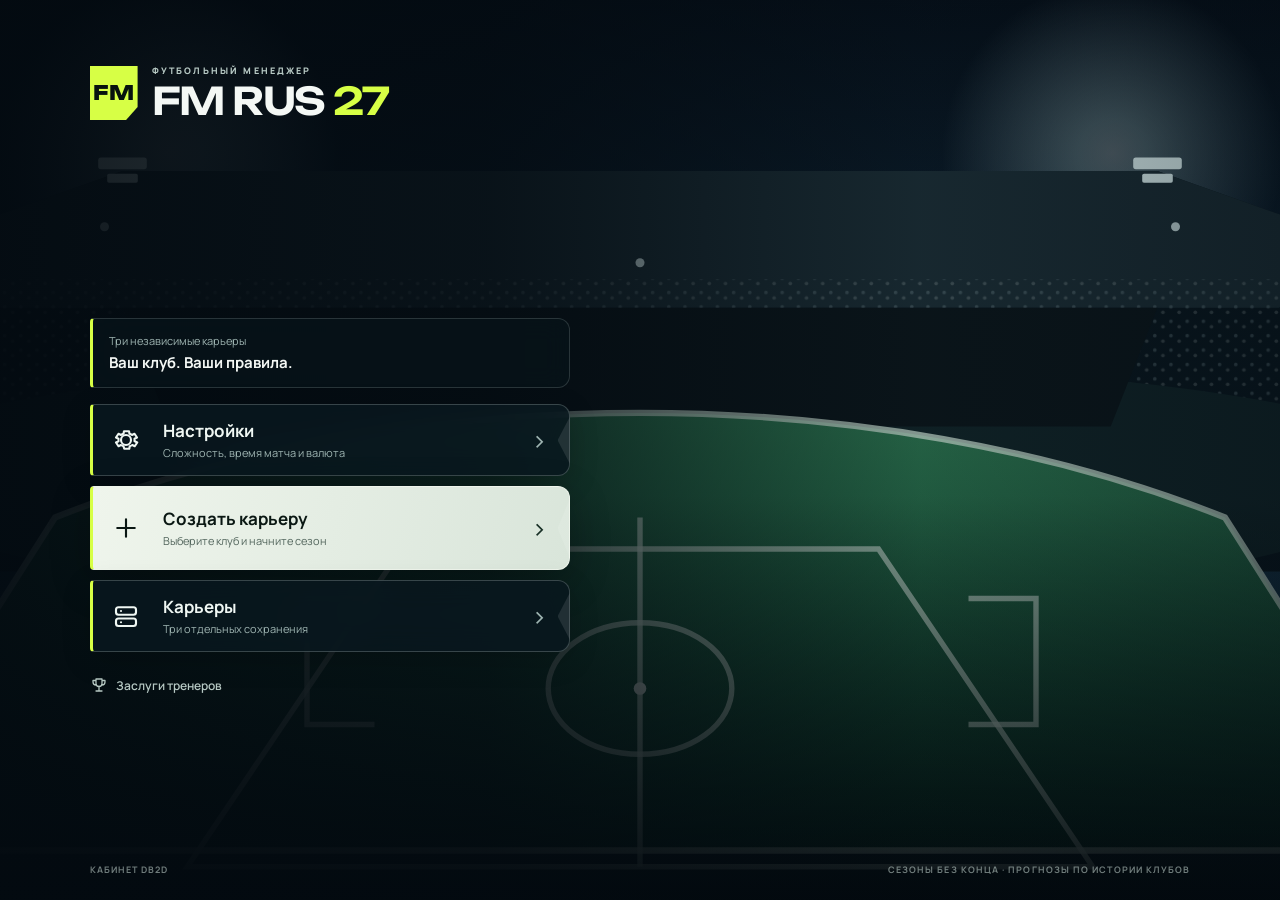
<file: index.html>
<!DOCTYPE html>
<html lang="ru">
<head>
<meta charset="UTF-8">
<meta name="viewport" content="width=device-width, initial-scale=1.0, viewport-fit=cover">
<meta name="description" content="КАБИНЕТ — футбольный менеджер в браузере: РПЛ, ФНЛ, кубок, еврокубки, трансферы, тактика и живые матчи.">
<meta name="theme-color" content="#101612">
<title>КАБИНЕТ · Футбольный менеджер</title>
<link rel="preconnect" href="https://fonts.googleapis.com">
<link rel="preconnect" href="https://fonts.gstatic.com" crossorigin>
<link href="https://fonts.googleapis.com/css2?family=Manrope:wght@400;500;600;700;800&family=Unbounded:wght@500;700&display=swap" rel="stylesheet">
<link rel="stylesheet" href="css/style.css">
</head>
<body>
<div id="app"></div>
<div id="toast" class="toast" aria-live="polite"></div>
<script src="js/data.js"></script>
<script src="js/realplayers.js"></script>
<script src="js/engine.js"></script>
<script src="js/game.js"></script>
<script src="js/match.js"></script>
<script src="js/ui.js"></script>
<script>
  UI.initEvents();
  boot().then(render).catch(() => {
    document.getElementById('app').innerHTML = '<div class="note">Не удалось открыть кабинет. Проверьте доступ к хранилищу браузера и обновите страницу.</div>';
  });
</script>
</body>
</html>
</file>
<file: css/style.css>
/* «КАБИНЕТ» — design system (dark, gold accent) */
:root {
  --bg: #101612;
  --bg-glow: rgba(214, 168, 92, 0.16);
  --text: #e7efe9;
  --muted: #9aab9f;
  --gold: #d6a85c;
  --gold-text: #1a140c;
  --card: rgba(255, 255, 255, 0.04);
  --card-line: rgba(255, 255, 255, 0.08);
  --input: #0c1210;
  --danger: #e23b3b;
  --ok: #3f9e5f;
  --toast: #243028;
  --r-lg: 16px;
  --r-md: 12px;
  --r-sm: 10px;
  --maxw: 880px;
}
* { box-sizing: border-box; margin: 0; padding: 0; }
html { -webkit-text-size-adjust: 100%; }
body {
  background: var(--bg);
  background-image: radial-gradient(1200px 500px at 10% -10%, var(--bg-glow), transparent);
  color: var(--text);
  font-family: 'Manrope', system-ui, -apple-system, 'Segoe UI', sans-serif;
  font-size: 15px;
  line-height: 1.45;
  min-height: 100dvh;
}
#app { width: min(var(--maxw), 100%); margin: 0 auto; padding: 18px 16px 118px; }
h1, .score, .word { font-family: 'Unbounded', 'Manrope', sans-serif; font-weight: 600; letter-spacing: .01em; }
h1 { font-size: 26px; margin: 2px 0 14px; }
h2 { font-size: 18px; margin-bottom: 10px; }
.kicker { color: var(--gold); font-size: 11px; letter-spacing: .18em; text-transform: uppercase; margin-bottom: 6px; }
.muted { color: var(--muted); }
.small { font-size: 12.5px; }
.note { color: var(--muted); font-size: 12.5px; background: var(--card); border: 1px solid var(--card-line); border-radius: var(--r-sm); padding: 10px 12px; margin: 12px 0; }
a { color: var(--gold); }

/* cards & rows */
.card { background: var(--card); border: 1px solid var(--card-line); border-radius: var(--r-lg); padding: 14px 16px; margin: 12px 0; }
.card h3 { font-size: 15px; margin-bottom: 8px; }
.rowlist { display: flex; flex-direction: column; gap: 2px; }
.row { display: flex; align-items: center; gap: 10px; padding: 10px 12px; border-radius: var(--r-md); cursor: pointer; background: transparent; border: 0; color: inherit; width: 100%; text-align: left; font: inherit; }
.row:hover { background: rgba(255, 255, 255, 0.05); }
.row .grow { flex: 1; min-width: 0; }
.row .sub { color: var(--muted); font-size: 12.5px; }
.row .val { font-variant-numeric: tabular-nums; }

/* buttons & chips */
.btn { display: inline-block; background: var(--gold); color: var(--gold-text); border: 0; border-radius: var(--r-md); padding: 10px 16px; font: 600 14px 'Manrope', sans-serif; cursor: pointer; text-align: center; }
.btn:active { transform: translateY(1px); }
.btn.ghost { background: transparent; color: var(--text); border: 1px solid var(--card-line); }
.btn.small { padding: 6px 12px; font-size: 13px; border-radius: var(--r-sm); }
.btn.danger { background: transparent; color: var(--danger); border: 1px solid var(--danger); }
.btn:disabled { opacity: .45; cursor: default; }
.chips { display: flex; flex-wrap: wrap; gap: 7px; margin: 10px 0; }
.chip { background: var(--card); border: 1px solid var(--card-line); color: var(--muted); border-radius: 999px; padding: 6px 13px; font: 500 13px 'Manrope', sans-serif; cursor: pointer; }
.chip.on { background: var(--gold); color: var(--gold-text); border-color: var(--gold); font-weight: 700; }
.btnrow { display: flex; flex-wrap: wrap; gap: 8px; margin-top: 10px; }

/* inputs */
input[type="text"], input[type="number"], select {
  background: var(--input); color: var(--text); border: 1px solid var(--card-line);
  border-radius: var(--r-sm); padding: 9px 12px; font: 500 14px 'Manrope', sans-serif; width: 100%;
}
input[type="range"] { width: 100%; accent-color: var(--gold); }
label.field { display: block; margin: 10px 0; }
label.field .muted { font-size: 12px; display: block; margin-bottom: 4px; }

/* bars */
.bar { height: 6px; border-radius: 4px; background: rgba(255, 255, 255, 0.08); overflow: hidden; }
.bar i { display: block; height: 100%; background: var(--gold); border-radius: 4px; }
.bar.trust i { background: var(--ok); }
.bar.trust.low i { background: var(--danger); }
.attrline { display: grid; grid-template-columns: 110px 34px 1fr; gap: 8px; align-items: center; margin: 5px 0; font-size: 13px; }
.attrline b { font-variant-numeric: tabular-nums; text-align: right; }

/* club badges */
.badge { width: 30px; height: 30px; flex: 0 0 30px; border-radius: 7px; display: inline-flex; align-items: center; justify-content: center; font: 700 11px 'Manrope'; color: #fff; text-shadow: 0 1px 2px rgba(0,0,0,.6); background: linear-gradient(135deg, var(--c1) 55%, var(--c2) 55%); border: 1px solid rgba(255,255,255,.18); }
.badge.big { width: 52px; height: 52px; flex-basis: 52px; border-radius: 12px; font-size: 17px; }

/* positions & ovr */
.pos { font: 700 11px 'Manrope'; color: var(--gold); width: 34px; flex: 0 0 34px; text-align: center; border: 1px solid rgba(214,168,92,.4); border-radius: 6px; padding: 2px 0; }
.ovr { font: 700 15px 'Unbounded'; width: 40px; text-align: right; flex: 0 0 40px; }
.ovr.hi { color: #7fd6a1; } .ovr.mid { color: var(--gold); } .ovr.lo { color: var(--muted); }
.tag { font-size: 11px; color: var(--muted); border: 1px solid var(--card-line); border-radius: 6px; padding: 1px 6px; }
.tag.warn { color: #f0b8b8; border-color: #7a3030; }

/* bottom nav */
nav.tabs { position: fixed; bottom: 0; left: 0; right: 0; z-index: 40; display: flex; justify-content: center; gap: 4px; padding: 8px 10px calc(10px + env(safe-area-inset-bottom)); background: rgba(12, 16, 14, 0.94); backdrop-filter: blur(10px); border-top: 1px solid var(--card-line); }
nav.tabs button { flex: 1 1 0; max-width: 150px; background: transparent; border: 0; color: var(--muted); font: 600 12.5px 'Manrope'; padding: 8px 4px; border-radius: var(--r-sm); cursor: pointer; }
nav.tabs button.on { color: var(--gold); background: rgba(214, 168, 92, 0.1); }

/* sheet */
.sheet-wrap { position: fixed; inset: 0; background: rgba(6, 9, 7, 0.6); z-index: 50; display: flex; align-items: flex-end; justify-content: center; }
.sheet { background: #121915; width: min(var(--maxw), calc(100% - 16px)); max-height: 74dvh; overflow: auto; border-radius: 18px 18px 0 0; border-top: 1px solid var(--card-line); padding: 18px 16px calc(20px + env(safe-area-inset-bottom)); }
.sheet h2 { display: flex; justify-content: space-between; align-items: center; }
.sheet .x { background: none; border: 0; color: var(--muted); font-size: 22px; cursor: pointer; }

/* toast */
#toast { position: fixed; left: 50%; transform: translateX(-50%); bottom: 84px; background: var(--toast); color: var(--text); border-left: 3px solid var(--gold); padding: 10px 16px; border-radius: 8px; font-size: 13.5px; z-index: 90; box-shadow: 0 6px 24px rgba(0,0,0,.4); opacity: 0; transition: opacity .25s; pointer-events: none; max-width: min(520px, 92vw); }
#toast.show { opacity: 1; }

/* league table */
table.lg { width: 100%; border-collapse: collapse; font-size: 13.5px; }
table.lg th { color: var(--muted); font-weight: 600; text-align: right; padding: 6px 6px; font-size: 12px; }
table.lg th:nth-child(2), table.lg td:nth-child(2) { text-align: left; }
table.lg th:first-child, table.lg td:first-child { text-align: center; }
table.lg td { padding: 7px 6px; text-align: right; border-top: 1px solid rgba(255,255,255,.05); font-variant-numeric: tabular-nums; }
table.lg tr.me td { color: #f2d7a2; font-weight: 700; }
tr.z-ucl td:first-child { background: rgba(36, 92, 168, 0.28); }
tr.z-uel td:first-child { background: rgba(180, 70, 32, 0.22); }
tr.z-uecl td:first-child { background: rgba(70, 140, 120, 0.22); }
tr.z-up td:first-child { background: rgba(31, 122, 58, 0.28); }
tr.z-down td:first-child { background: rgba(150, 36, 36, 0.25); }
tr.z-po td:first-child, tr.z-pyr td:first-child { background: rgba(214, 168, 92, 0.2); }
.legend { display: flex; flex-wrap: wrap; gap: 10px; font-size: 11.5px; color: var(--muted); margin-top: 8px; }
.legend i { display: inline-block; width: 10px; height: 10px; border-radius: 3px; margin-right: 4px; }

/* pitch (tactics) */
.pitch { position: relative; width: 100%; aspect-ratio: 1/1; border-radius: var(--r-md); overflow: hidden; background: repeating-linear-gradient(0deg, #146536 0 28px, #187a40 28px 56px); border: 1px solid rgba(255,255,255,.14); }
.pitch.landscape { aspect-ratio: 4/3; }
.pitch .lines { position: absolute; inset: 0; pointer-events: none; }
.dot { position: absolute; transform: translate(-50%, -50%); width: 44px; text-align: center; cursor: pointer; transition: top .25s, left .25s; }
.dot .ball-dot { width: 26px; height: 26px; margin: 0 auto; border-radius: 50%; background: var(--c1); border: 2px solid #fff; box-shadow: 0 2px 6px rgba(0,0,0,.5); display: flex; align-items: center; justify-content: center; font: 700 10px 'Manrope'; color: #fff; }
.dot .lbl { font: 700 10px 'Manrope'; color: #eafff1; text-shadow: 0 1px 3px #000; margin-top: 2px; }
.dot.sel .ball-dot { outline: 3px solid var(--gold); }

/* match */
.score { font-size: 30px; text-align: center; margin: 4px 0; font-variant-numeric: tabular-nums; }
.match-head { display: flex; align-items: center; justify-content: center; gap: 14px; }
.pitch-canvas { display: block; width: 100%; height: 460px; border-radius: var(--r-md); background: #0e3a22; border: 1px solid rgba(255,255,255,.12); }
@media (orientation: landscape) { body.wide-canvas .pitch-canvas { height: 74dvh; } }
.fm-line { min-height: 42px; background: var(--card); border: 1px solid var(--card-line); border-radius: var(--r-md); padding: 8px 12px; font-size: 13.5px; margin-top: 8px; }
.fm-line b { color: var(--gold); }

body[data-screen="match-live"] { background: #05090b; background-image: radial-gradient(1000px 500px at 50% -10%, rgba(37, 92, 105, .22), transparent 70%); }
body[data-screen="match-live"] #app { padding-top: 8px; padding-bottom: 28px; }
.live-match-hub { padding: 12px; border: 1px solid rgba(132, 182, 193, .13); border-radius: var(--r-lg); background: linear-gradient(180deg, rgba(17, 30, 36, .95), rgba(7, 13, 16, .97)); box-shadow: 0 18px 50px rgba(0, 0, 0, .3); }
.live-match-brand { display: flex; justify-content: space-between; align-items: center; padding: 0 4px 8px; color: #7fa4ae; font-size: 10px; font-weight: 800; letter-spacing: .18em; }
.live-match-brand b { color: #bfe5ee; font-size: 12px; letter-spacing: 0; }
.live-scoreboard { padding: 4px 10px 8px; }
.live-scoreboard .score { color: #f4f8f8; font-size: 36px; line-height: 1; }
.live-scoreboard .muted { color: #a8b9bf; font-weight: 700; }
.live-match-hub .pitch-canvas { height: clamp(360px, 62vw, 540px); background: #0b3c24; border-color: rgba(160, 210, 181, .18); box-shadow: inset 0 0 45px rgba(0, 0, 0, .3); }
.live-match-hub .fm-line { background: #0c191e; border-color: rgba(151, 194, 206, .14); color: #d7e3e6; }
.match-toolbar { display: flex; align-items: center; flex-wrap: wrap; gap: 8px; margin-top: 10px; }
.match-speed-controls { display: inline-flex; align-items: center; gap: 2px; padding: 3px; border: 1px solid rgba(157, 196, 205, .16); border-radius: var(--r-sm); background: rgba(0, 0, 0, .22); }
.match-speed-controls span { padding: 0 6px; color: #77939c; font-size: 10px; font-weight: 700; text-transform: uppercase; }
.match-speed-controls button { min-width: 34px; padding: 5px 7px; border: 0; border-radius: 6px; background: transparent; color: #9db4bb; font: 700 12px 'Manrope'; cursor: pointer; }
.match-speed-controls button.on { background: #b8e3eb; color: #07171c; }
.match-toolbar .btn.ghost { border-color: rgba(157, 196, 205, .2); }
.match-pause-banner { display: flex; align-items: center; justify-content: space-between; gap: 12px; margin-top: 10px; padding: 10px 12px; border: 1px solid rgba(214, 168, 92, .35); border-radius: var(--r-sm); background: rgba(214, 168, 92, .09); color: #e7c98f; }

.match-sheet-wrap { align-items: center; background: rgba(0, 4, 7, .8); backdrop-filter: blur(5px); }
.match-sheet { max-height: 91dvh; padding: 0; overflow: hidden; border: 1px solid rgba(142, 188, 200, .18); border-radius: 18px; background: #091217; box-shadow: 0 22px 70px rgba(0, 0, 0, .55); }
.match-sheet-inner { max-height: 91dvh; display: flex; flex-direction: column; }
.match-sheet-top { display: flex; align-items: center; justify-content: space-between; padding: 13px 16px 9px; border-bottom: 1px solid rgba(147, 187, 197, .1); background: linear-gradient(90deg, #11242b, #0a151a); }
.match-sheet-brand { display: flex; align-items: center; gap: 10px; }
.match-sheet-brand span { color: #6f929c; font-size: 9px; font-weight: 800; letter-spacing: .18em; }
.match-sheet-brand b { color: #bfe3e9; font-size: 10px; letter-spacing: .12em; }
.match-sheet .x { color: #8ba4ac; }
.match-sheet-score { display: flex; align-items: center; justify-content: center; gap: 12px; padding: 12px 16px 9px; }
.match-sheet-score .badge { width: 25px; height: 25px; flex-basis: 25px; border-radius: 6px; font-size: 9px; }
.match-sheet-score b { color: #c9d7da; font-size: 12px; }
.match-sheet-score strong { color: #fff; font: 700 25px 'Unbounded'; font-variant-numeric: tabular-nums; }
.match-sheet-tabs { display: flex; gap: 4px; padding: 0 12px 10px; border-bottom: 1px solid rgba(147, 187, 197, .1); }
.match-sheet-tabs button { flex: 1; padding: 8px 5px; border: 0; border-radius: 7px; background: transparent; color: #809aa3; font: 700 11.5px 'Manrope'; cursor: pointer; }
.match-sheet-tabs button.on { background: #18313a; color: #c8edf3; }
.match-sheet-content { min-height: 0; overflow: auto; padding: 14px 14px calc(18px + env(safe-area-inset-bottom)); }
.match-control-grid { display: grid; grid-template-columns: 1.2fr 1fr; gap: 10px; }
.match-primary-control { display: flex; flex-direction: column; align-items: flex-start; justify-content: center; gap: 5px; min-height: 92px; padding: 14px 16px; border: 1px solid rgba(184, 227, 235, .2); border-radius: var(--r-md); background: linear-gradient(135deg, #1c4652, #112931); color: #d9f2f6; cursor: pointer; text-align: left; }
.match-primary-control span { color: #8fc3ce; font-size: 9px; font-weight: 800; letter-spacing: .16em; }
.match-primary-control b { font-size: 16px; }
.match-quick-actions { display: grid; gap: 8px; }
.match-quick-actions button { display: flex; flex-direction: column; align-items: flex-start; justify-content: center; padding: 10px 12px; border: 1px solid rgba(147, 187, 197, .12); border-radius: var(--r-sm); background: #0e1c22; color: #d6e4e7; cursor: pointer; text-align: left; }
.match-quick-actions button span { margin-top: 2px; color: #748f98; font-size: 10.5px; }
.match-speed-row { display: flex; align-items: center; justify-content: space-between; gap: 10px; margin-top: 12px; padding: 9px 11px; border: 1px solid rgba(147, 187, 197, .12); border-radius: var(--r-sm); background: rgba(255, 255, 255, .02); color: #9db3ba; font-size: 12px; }
.match-speed-row > div { display: flex; gap: 4px; }
.match-speed-row button { min-width: 38px; padding: 5px 7px; border: 1px solid transparent; border-radius: 6px; background: #15262d; color: #91abb3; font: 700 12px 'Manrope'; cursor: pointer; }
.match-speed-row button.on { border-color: #82c5d1; background: #244c57; color: #dcf5f8; }
.match-stats-strip { display: grid; grid-template-columns: repeat(3, 1fr); gap: 8px; margin-top: 10px; }
.match-stats-strip div { display: flex; flex-direction: column; gap: 3px; padding: 9px 11px; border-radius: var(--r-sm); background: #0e1c22; }
.match-stats-strip span { color: #718d96; font-size: 9px; font-weight: 800; letter-spacing: .12em; text-transform: uppercase; }
.match-stats-strip b { color: #d5e6e9; font-size: 16px; font-variant-numeric: tabular-nums; }
.match-tactics-heading, .match-subs-heading { display: flex; align-items: center; justify-content: space-between; gap: 10px; margin-bottom: 8px; }
.match-tactics-heading > div, .match-subs-heading > div { display: flex; flex-direction: column; gap: 2px; }
.match-tactics-heading span, .match-subs-heading span { color: #6f929c; font-size: 9px; font-weight: 800; letter-spacing: .16em; }
.match-tactics-heading b, .match-subs-heading b { color: #c7dadd; font-size: 12px; }
.live-tactics-layout { display: grid; grid-template-columns: minmax(0, 1.25fr) minmax(190px, .75fr); gap: 10px; align-items: start; }
.match-tactics-pitch { aspect-ratio: 4/5; background: repeating-linear-gradient(0deg, #0d3a24 0 26px, #10452a 26px 52px); }
.match-live-bench, .lineup-bench-panel { min-width: 0; border: 1px solid rgba(147, 187, 197, .13); border-radius: var(--r-md); background: #0d191e; }
.lineup-bench-panel { margin: 12px 0; }
.lineup-bench-head { display: flex; flex-direction: column; gap: 2px; padding: 9px 10px; border-bottom: 1px solid rgba(147, 187, 197, .1); }
.lineup-bench-head b { color: #cfdee1; font-size: 12px; }
.lineup-bench-head span { color: #718d96; font-size: 10px; line-height: 1.3; }
.lineup-bench-list { max-height: 390px; overflow: auto; padding: 5px; }
.lineup-bench-player { display: flex; align-items: center; gap: 8px; width: 100%; padding: 8px 7px; border: 1px solid transparent; border-radius: 7px; background: transparent; color: #d6e3e6; font: inherit; text-align: left; cursor: grab; touch-action: none; user-select: none; -webkit-user-select: none; }
.lineup-bench-player:hover, .lineup-bench-player.assignable { border-color: rgba(214, 168, 92, .22); background: rgba(214, 168, 92, .06); }
.lineup-bench-player .grow { flex: 1; min-width: 0; display: flex; flex-direction: column; }
.lineup-bench-player b { overflow: hidden; font-size: 11.5px; text-overflow: ellipsis; white-space: nowrap; }
.lineup-bench-player small { color: #718d96; font-size: 9.5px; }
.match-slider-grid { display: grid; grid-template-columns: 1fr 1fr; gap: 0 14px; }
.match-sheet .note { background: #0d1b20; border-color: rgba(147, 187, 197, .1); color: #809aa3; }
.match-sub-list { max-height: 48dvh; overflow: auto; }
.match-sub-list .row:hover { background: #14252c; }

.slot-fit { min-width: 38px; padding: 3px 6px; border: 1px solid transparent; border-radius: 6px; font-size: 13px; }
.slot-fit.good { border-color: rgba(84, 210, 135, .28); background: rgba(44, 146, 88, .15); color: #78e3a2; }
.slot-fit.warn { border-color: rgba(241, 190, 70, .38); background: rgba(177, 127, 26, .17); color: #ffd66e; }
.slot-fit.bad { border-color: rgba(240, 93, 93, .4); background: rgba(165, 45, 45, .18); color: #ff8585; }
.dot[data-drag-pid] { touch-action: none; user-select: none; -webkit-user-select: none; }
.dot.slot-fit-good .ball-dot { box-shadow: 0 0 0 2px rgba(84, 210, 135, .7), 0 2px 6px rgba(0, 0, 0, .5); }
.dot.slot-fit-warn .ball-dot { box-shadow: 0 0 0 2px #f1c84e, 0 2px 6px rgba(0, 0, 0, .5); }
.dot.slot-fit-bad .ball-dot { box-shadow: 0 0 0 2px #ef6262, 0 2px 6px rgba(0, 0, 0, .5); }
.dot.slot-fit-warn .dot-rate { color: #ffd66e; }
.dot.slot-fit-bad .dot-rate { color: #ff8585; }
.lineup-drag-ghost { position: fixed; top: 0; left: 0; z-index: 120; max-width: 230px; padding: 9px 12px; border: 1px solid rgba(199, 235, 241, .5); border-radius: 8px; background: rgba(11, 27, 33, .96); color: #e7f5f7; box-shadow: 0 10px 28px rgba(0, 0, 0, .45); font: 700 12px 'Manrope'; pointer-events: none; }
.lineup-drag-source { opacity: .35; }
.drop-target { outline: 3px solid #b8e3eb !important; outline-offset: 3px; filter: brightness(1.2); }
body.lineup-dragging, body.lineup-dragging * { cursor: grabbing !important; }

@media (max-width: 640px) {
  .live-match-hub { padding: 8px; }
  .live-match-hub .pitch-canvas { height: min(112vw, 480px); }
  .match-toolbar { gap: 6px; }
  .match-toolbar .btn { padding-left: 10px; padding-right: 10px; }
  .match-speed-controls { order: 3; width: 100%; justify-content: center; }
  .match-speed-controls button { flex: 1; }
  .match-sheet { width: 100%; max-height: 94dvh; border-radius: 16px 16px 0 0; border-left: 0; border-right: 0; border-bottom: 0; }
  .match-sheet-inner { max-height: 94dvh; }
  .match-sheet-wrap { align-items: flex-end; }
  .match-control-grid { grid-template-columns: 1fr; }
  .match-primary-control { min-height: 72px; }
  .match-quick-actions { grid-template-columns: 1fr 1fr; }
  .live-tactics-layout { grid-template-columns: 1fr; }
  .match-tactics-pitch { aspect-ratio: 4/4.4; }
  .lineup-bench-list { max-height: 210px; }
  .match-slider-grid { grid-template-columns: 1fr; }
  .match-sheet-score { gap: 8px; }
  .match-sheet-score b { font-size: 10px; }
  .match-speed-row { align-items: flex-start; flex-direction: column; }
  .match-speed-row > div { width: 100%; }
  .match-speed-row button { flex: 1; }
}

/* trophy cutscene */
.trophy-scene { position: fixed; inset: 0; background: radial-gradient(600px 400px at 50% 20%, rgba(214,168,92,.25), rgba(8,10,9,.92) 70%); z-index: 80; display: flex; flex-direction: column; align-items: center; justify-content: center; gap: 14px; text-align: center; padding: 20px; }
.trophy-scene .cup { animation: cup-up .8s cubic-bezier(.2,.8,.2,1) both; }
.trophy-scene .team { animation: team-rise .7s .2s cubic-bezier(.2,.8,.2,1) both; }
.trophy-scene .h { animation: trophy-in .45s both; }
@keyframes trophy-in { from { opacity: 0; transform: translateY(14px); } }
@keyframes cup-up { from { opacity: 0; transform: translateY(60px) scale(.6); } }
@keyframes team-rise { from { opacity: 0; transform: translateY(30px); } }

/* honors wall */
.plaque { background: linear-gradient(160deg, rgba(214,168,92,.14), var(--card)); border: 1px solid rgba(214,168,92,.35); border-radius: var(--r-md); padding: 12px 14px; margin: 8px 0; }
.plaque .who { font-weight: 700; color: #f2d7a2; }

/* finance strips */
.strip { display: grid; grid-template-columns: repeat(3, 1fr); gap: 10px; margin: 12px 0; }
.strip .cell { background: var(--card); border: 1px solid var(--card-line); border-radius: var(--r-md); padding: 10px; text-align: center; }
.strip .cell .v { font: 600 16px 'Unbounded'; margin-top: 2px; }
.strip .cell .k { font-size: 11px; color: var(--muted); letter-spacing: .06em; text-transform: uppercase; }

/* kit studio */
.kit-card { position: relative; overflow: hidden; }
.kit-card.kit-gk { border-color: rgba(214, 168, 92, .45); background: linear-gradient(180deg, rgba(214, 168, 92, .09), var(--card) 70%); }
.kit-gk-flag { flex: 0 0 auto; font: 700 10px 'Manrope'; letter-spacing: .12em; color: var(--gold-text); background: var(--gold); border-radius: 6px; padding: 3px 7px; }
.kit-card-head { display: flex; align-items: flex-start; justify-content: space-between; gap: 10px; margin-bottom: 10px; }
.kit-card-title { font: 600 16px 'Unbounded', 'Manrope', sans-serif; }
.kit-preview { background: radial-gradient(120% 90% at 50% 0%, rgba(255, 255, 255, .07), rgba(0, 0, 0, .22)); border: 1px solid var(--card-line); border-radius: var(--r-md); padding: 10px 12px; }
.kit-fig { display: grid; grid-template-columns: 1.5fr 1fr; gap: 10px; align-items: center; }
.kit-fig-shirt .kit-art { width: 100%; max-width: 190px; margin: 0 auto; display: block; }
.kit-fig-side { display: grid; grid-template-columns: 1fr 1fr; gap: 8px; }
.kit-fig-side .kit-art { width: 100%; display: block; }
.kit-tags { display: flex; flex-wrap: wrap; gap: 6px; margin: 10px 0 2px; }
.kit-tag { display: inline-flex; align-items: center; gap: 6px; font-size: 11.5px; color: var(--muted); border: 1px solid var(--card-line); border-radius: 999px; padding: 3px 9px 3px 5px; }
.kit-tag i { width: 12px; height: 12px; border-radius: 4px; border: 1px solid rgba(255, 255, 255, .28); }
.kit-tag-pat { color: var(--gold); border-color: rgba(214, 168, 92, .4); padding-left: 9px; }
.kit-label { font-size: 11px; letter-spacing: .1em; text-transform: uppercase; color: var(--muted); margin: 14px 0 6px; }
.kit-label b { color: var(--gold); text-transform: none; letter-spacing: 0; }
.kit-card .chips { margin: 0 0 4px; }
.kit-pal-group { margin-bottom: 8px; }
.kit-pal { display: grid; grid-template-columns: repeat(auto-fill, minmax(30px, 1fr)); gap: 6px; margin-top: 4px; }
.sw { aspect-ratio: 1; border-radius: 9px; border: 1px solid rgba(255, 255, 255, .22); cursor: pointer; position: relative; }
.sw:hover { transform: translateY(-1px); }
.sw.on { border: 2px solid var(--gold); box-shadow: 0 0 0 2px rgba(214, 168, 92, .25); }
.sw.on::after { content: '✓'; position: absolute; inset: 0; display: flex; align-items: center; justify-content: center; font: 700 13px 'Manrope'; color: var(--gold); text-shadow: 0 1px 3px rgba(0, 0, 0, .85); }
.kit-grid { display: grid; grid-template-columns: repeat(auto-fill, minmax(60px, 1fr)); gap: 7px; }
.kit-cell { border: 1px solid var(--card-line); border-radius: 10px; background: rgba(0, 0, 0, .2); padding: 5px; cursor: pointer; transition: transform .12s, border-color .12s; }
.kit-cell:hover { border-color: rgba(214, 168, 92, .5); transform: translateY(-1px); }
.kit-cell.on { border-color: var(--gold); box-shadow: 0 0 0 1px var(--gold); background: rgba(214, 168, 92, .12); }
.kit-cell .kit-art { display: block; width: 100%; }
.kit-hint { font-size: 12.5px; border-radius: var(--r-sm); padding: 7px 10px; margin-top: 8px; border: 1px solid var(--card-line); }
.kit-hint.warn { color: #f2c9c9; border-color: rgba(226, 59, 59, .45); background: rgba(226, 59, 59, .1); }
.kit-hint.ok { color: #bfe6c9; border-color: rgba(63, 158, 95, .4); background: rgba(63, 158, 95, .1); }

@media (max-width: 560px) {
  h1 { font-size: 22px; }
  .attrline { grid-template-columns: 96px 30px 1fr; }
  .strip { grid-template-columns: 1fr 1fr 1fr; gap: 6px; }
}
@media (prefers-reduced-motion: reduce) {
  * { animation-duration: .01ms !important; transition-duration: .01ms !important; }
}

/* ---- live rating / bench / market / nav extras ---- */
.back-top { position: fixed; top: 10px; left: 10px; z-index: 70; width: 38px; height: 38px; border-radius: 50%; background: rgba(12, 16, 14, .88); border: 1px solid var(--card-line); color: var(--gold); font: 700 18px 'Manrope', sans-serif; cursor: pointer; backdrop-filter: blur(6px); }
.back-top:hover { border-color: var(--gold); }
body.has-back #app { padding-top: 56px; }
.bench-arrow { position: fixed; top: 10px; left: 56px; z-index: 70; width: 38px; height: 38px; border-radius: 50%; background: rgba(12, 16, 14, .88); border: 1px solid var(--card-line); color: var(--gold); font: 700 17px 'Manrope', sans-serif; cursor: pointer; backdrop-filter: blur(6px); }
.bench-arrow:hover { border-color: var(--gold); }
.bench-arrow.tactics-bench-arrow { left: auto; right: 10px; }
.slider-word { color: var(--gold); font-weight: 700; }
.ovr.dyn { width: auto; min-width: 46px; display: inline-flex; align-items: center; gap: 3px; justify-content: flex-end; }
.ovr.base { width: auto; min-width: 30px; margin-right: 6px; color: #8b938f; opacity: .75; font-size: 13px; }
.tr { font: 700 10px 'Manrope', sans-serif; font-style: normal; }
.tr.up { color: #7fd6a1; } .tr.dn, .tr.down { color: #e37b6a; }
.dot-rate { font-style: normal; margin-left: 3px; }
.dot-rate.up { color: #7fd6a1; } .dot-rate.dn { color: #e37b6a; }
.chip.mod { font-size: 11px; padding: 3px 9px; }
.chip.mod.pos { color: #7fd6a1; border-color: rgba(127, 214, 161, .45); }
.chip.mod.neg { color: #e37b6a; border-color: rgba(227, 123, 106, .45); }
.chip.mr.pos { color: #7fd6a1; } .chip.mr.neg { color: #e37b6a; }
.score.dynbig { display: inline-flex; align-items: baseline; gap: 8px; }
.score.dynbig.up { color: #7fd6a1; } .score.dynbig.down { color: #e37b6a; }
.trend { font: 700 16px 'Manrope', sans-serif; font-style: normal; }
.fc-tag { display: inline-block; font: 700 9.5px 'Manrope', sans-serif; letter-spacing: .06em; color: var(--gold-text); background: var(--gold); border-radius: 5px; padding: 1px 5px; vertical-align: 2px; }
.sheet-h3 { margin: 14px 0 4px; font-size: 14px; color: var(--gold); }
.tac-eleven .row { padding: 7px 4px; }
.row.starter { box-shadow: inset 3px 0 0 var(--gold); }
#mk-search { width: 100%; background: var(--input); border: 1px solid var(--card-line); border-radius: var(--r-sm); color: var(--text); font: 500 14px 'Manrope', sans-serif; padding: 9px 12px; margin: 2px 0 4px; }
#mk-search:focus { outline: none; border-color: var(--gold); }
#mk-search::placeholder { color: var(--muted); opacity: .85; font-size: 13px; font-weight: 500; }
/* имя и фамилия игрока — мелким, но читаемым шрифтом */
.mk-name { font: 600 13.5px/1.35 'Manrope', sans-serif; letter-spacing: .01em; color: var(--text); }
.era-tag { background: #8a6d3b; color: #f6ecd8; }
.sort-chips { align-items: center; }
.sort-cell { display: inline-flex; align-items: center; gap: 4px; }
.tri-btn { width: 30px; height: 30px; flex: 0 0 30px; border: 1px solid var(--card-line); border-radius: 8px; background: var(--card); color: var(--gold); font: 700 13px 'Manrope', sans-serif; cursor: pointer; display: inline-flex; align-items: center; justify-content: center; transition: border-color .12s, transform .08s; }
.tri-btn:hover { border-color: var(--gold); }
.tri-btn:active { transform: translateY(1px); }
.market-country-head { display: flex; align-items: baseline; justify-content: space-between; gap: 10px; margin: 14px 0 4px; }
.market-country-head b { color: var(--gold); }
.market-countries .chip { text-align: left; }

/* injuries, inbox and urgent messages */
.injury-mark { display: inline-flex; align-items: center; justify-content: center; width: 16px; height: 16px; margin-left: 5px; border-radius: 4px; background: #e23b3b; color: #fff; font: 900 12px/1 'Manrope', sans-serif; vertical-align: -2px; box-shadow: 0 0 0 1px rgba(255,255,255,.18); }
h1 .injury-mark { width: 24px; height: 24px; margin-left: 9px; border-radius: 6px; font-size: 18px; vertical-align: 3px; }
.medical-card { border-color: rgba(226,59,59,.28); background: linear-gradient(120deg, rgba(226,59,59,.07), var(--card) 65%); }
.medical-card h3 { color: #f1b3b3; }
.medical-card .injury-mark { margin-left: 0; }
.message-card { padding: 8px 12px; border-left: 3px solid transparent; }
.message-card.important { border-left-color: var(--danger); }
.message-card.focused { border-color: var(--gold); box-shadow: 0 0 0 1px rgba(214,168,92,.25); }
.message-card .unread-dot { color: var(--gold); }
.message-card .important-tag { color: #f2b7b7; border-color: rgba(226,59,59,.5); }
.message-body { margin: 4px 12px 10px; padding: 10px 12px; border-radius: var(--r-sm); background: rgba(0,0,0,.18); color: #c0cec5; font-size: 12.5px; line-height: 1.6; white-space: pre-line; }
.important-alert { position: fixed; inset: 0; z-index: 100; display: flex; align-items: center; justify-content: center; padding: 18px; background: rgba(4,8,6,.78); backdrop-filter: blur(5px); }
.important-card { width: min(480px, 100%); max-height: 86dvh; overflow: auto; padding: 22px; border: 1px solid #53635a; border-top: 3px solid var(--gold); border-radius: 16px; background: linear-gradient(145deg, #18231c, #0c120f 70%); box-shadow: 0 24px 80px rgba(0,0,0,.6); }
.important-card.important-injury { border-top-color: #ff5252; }
.important-card.important-job { border-top-color: #62e7ff; }
.important-kicker { margin-bottom: 9px; color: var(--gold); font-size: 9px; font-weight: 900; letter-spacing: .14em; text-transform: uppercase; }
.important-injury .important-kicker { color: #ff8a8a; }
.important-job .important-kicker { color: #62e7ff; }
.important-card h2 { margin: 0 0 4px; font-size: 21px; }
.important-from { color: var(--muted); font-size: 11px; }
.important-card p { margin: 16px 0; color: #d3dfd7; font-size: 13.5px; line-height: 1.65; white-space: pre-line; }
.important-player { display: flex; align-items: center; gap: 7px; margin: 12px 0; padding: 10px; border: 1px solid var(--card-line); border-radius: var(--r-sm); background: rgba(255,255,255,.035); font-size: 12px; }
.important-player span { margin-left: auto; color: var(--muted); font-size: 10px; }
.important-card .btnrow { margin-top: 18px; }
@media (max-width: 560px) {
  .important-card { padding: 18px; }
  .important-card h2 { font-size: 18px; }
  .important-player span { display: none; }
}

/* youth academy / career / objectives */
.academy-hub, .career-hub {
  --academy-lime: #d9ff43;
  --academy-cyan: #62e7ff;
  position: relative;
  padding: 20px;
  overflow: hidden;
  border: 1px solid #2b3a2c;
  border-radius: 18px;
  background:
    radial-gradient(520px 240px at 100% 0%, rgba(98, 231, 255, .1), transparent 70%),
    linear-gradient(145deg, rgba(20, 31, 22, .96), rgba(7, 13, 9, .98));
  box-shadow: 0 22px 60px rgba(0, 0, 0, .28);
}
.academy-hub::before, .career-hub::before {
  content: "";
  position: absolute;
  top: 0;
  right: 0;
  width: 180px;
  height: 5px;
  background: linear-gradient(90deg, transparent, var(--academy-lime));
  opacity: .8;
}
.academy-brand { display: flex; align-items: baseline; gap: 10px; margin-bottom: 22px; }
.academy-brand span { color: #071006; background: var(--academy-lime); padding: 3px 8px; font: 900 13px/1 'Arial Narrow', sans-serif; font-style: italic; letter-spacing: -.03em; transform: skew(-8deg); }
.academy-brand i { color: #8b9d91; font: 800 9px 'Manrope', sans-serif; letter-spacing: .22em; font-style: normal; }
.academy-hero { display: flex; align-items: flex-start; justify-content: space-between; gap: 18px; padding-bottom: 18px; border-bottom: 1px solid #2a382e; }
.academy-hero h1, .career-hub h1 { margin: 0 0 8px; color: #f4f8f5; font: 900 34px/1 'Arial Narrow', sans-serif; font-style: italic; letter-spacing: .025em; text-transform: uppercase; }
.academy-hero p { max-width: 590px; color: #94a49a; font-size: 12px; line-height: 1.55; }
.academy-hero .badge { width: 58px; height: 58px; flex-basis: 58px; border-radius: 10px; }
.academy-metrics { display: grid; grid-template-columns: repeat(4, 1fr); gap: 1px; margin: 16px 0; border: 1px solid #2b3a2f; background: #2b3a2f; }
.academy-metrics > div { display: flex; flex-direction: column; gap: 2px; padding: 11px 12px; background: #0d1710; }
.academy-metrics span { color: #7f9285; font-size: 8px; font-weight: 800; letter-spacing: .12em; text-transform: uppercase; }
.academy-metrics b { color: var(--academy-lime); font: 700 24px 'Unbounded', sans-serif; }
.academy-metrics small { overflow: hidden; color: #9bab9f; font-size: 9px; text-overflow: ellipsis; white-space: nowrap; }
.academy-prospect { display: flex; align-items: center; gap: 10px; width: 100%; margin: 12px 0 16px; padding: 12px; border: 1px solid rgba(217, 255, 67, .32); background: linear-gradient(90deg, rgba(217, 255, 67, .11), rgba(98, 231, 255, .035)); color: #eef5f0; text-align: left; cursor: pointer; }
.academy-prospect:hover { border-color: var(--academy-lime); }
.academy-prospect-label { color: var(--academy-lime); font-size: 8px; font-weight: 900; letter-spacing: .12em; text-transform: uppercase; }
.academy-prospect .grow { flex: 1; min-width: 0; display: flex; flex-direction: column; }
.academy-prospect .grow b { font-size: 13px; }
.academy-prospect .grow small { color: #8fa194; font-size: 10px; }
.academy-toolbar { display: flex; align-items: center; justify-content: space-between; gap: 10px; margin: 12px 0 8px; }
.academy-toolbar .chips { margin: 0; }
.academy-toolbar .chip { border-color: #2d4032; color: #96a89b; background: #0b140e; font-size: 11px; padding: 5px 10px; }
.academy-toolbar .chip.on { border-color: var(--academy-lime); background: var(--academy-lime); color: #071006; }
.academy-list { border: 1px solid #29382e; background: rgba(4, 10, 6, .45); }
.academy-player { display: grid; grid-template-columns: 26px 34px minmax(0, 1fr) 48px 64px 76px 16px; align-items: center; gap: 8px; width: 100%; padding: 10px 12px; border: 0; border-bottom: 1px solid #223027; background: transparent; color: #e8f0eb; text-align: left; cursor: pointer; }
.academy-player:last-child { border-bottom: 0; }
.academy-player:hover { background: rgba(217, 255, 67, .055); }
.academy-number { color: #617568; font-size: 10px; font-weight: 800; text-align: center; }
.academy-name { min-width: 0; display: flex; flex-direction: column; }
.academy-name b { overflow: hidden; font-size: 12.5px; text-overflow: ellipsis; white-space: nowrap; }
.academy-name small { color: #819487; font-size: 9.5px; }
.academy-rating, .academy-potential { display: flex; flex-direction: column; align-items: center; line-height: 1.05; }
.academy-rating b { font: 700 17px 'Unbounded', sans-serif; }
.academy-rating small, .academy-potential small { margin-top: 3px; color: #7e9184; font-size: 7px; font-weight: 900; letter-spacing: .08em; }
.academy-rating.hi { color: #8ff0b1; } .academy-rating.mid { color: var(--academy-lime); } .academy-rating.lo { color: #b2c1b7; }
.academy-potential { padding: 5px 6px; border: 1px solid #34493a; background: #101d14; }
.academy-potential b { font: 700 16px 'Unbounded', sans-serif; }
.academy-potential.elite { color: #f4d77a; border-color: #6e5b2c; background: rgba(244, 215, 122, .07); }
.academy-potential.standout { color: var(--academy-lime); border-color: #53652e; }
.academy-potential.solid { color: var(--academy-cyan); border-color: #28515a; }
.academy-potential.squad { color: #a4b4aa; }
.academy-growth { height: 4px; overflow: hidden; background: #203027; }
.academy-growth i { display: block; height: 100%; background: linear-gradient(90deg, #4d9b67, var(--academy-lime)); }
.academy-open { color: #72867a; }
.academy-development { display: flex; align-items: center; justify-content: space-between; gap: 14px; margin-top: 14px; padding: 13px; border: 1px solid #314236; background: #0d1811; }
.academy-development div { display: flex; flex-direction: column; gap: 3px; }
.academy-development b { font-size: 12px; }
.academy-development span { color: #83968a; font-size: 10px; }
.academy-development .btn { flex: 0 0 auto; }
.academy-foot { margin-top: 12px; color: #667c6e; font-size: 9px; line-height: 1.5; }
.academy-back { margin-bottom: 14px; border: 0; background: transparent; color: var(--academy-lime); font: 800 10px 'Manrope', sans-serif; letter-spacing: .08em; text-transform: uppercase; cursor: pointer; }
.academy-profile-head { display: flex; align-items: center; gap: 18px; margin: 18px 0 10px; }
.academy-big-rating, .academy-big-pot { display: flex; flex-direction: column; align-items: center; min-width: 90px; padding: 12px; border: 1px solid #34473a; background: #0c1710; }
.academy-big-rating b, .academy-big-pot b { font: 700 38px/1 'Unbounded', sans-serif; }
.academy-big-rating span, .academy-big-pot span { margin-top: 5px; color: #819688; font-size: 8px; font-weight: 900; letter-spacing: .16em; }
.academy-big-rating.hi { color: #8ff0b1; } .academy-big-rating.mid { color: var(--academy-lime); } .academy-big-rating.lo { color: #b2c1b7; }
.academy-big-pot { color: var(--academy-cyan); }
.academy-big-pot small { margin-top: 5px; color: #7f9a8b; font-size: 8px; }
.academy-profile-head .grow { display: flex; flex-direction: column; gap: 4px; }
.academy-profile-head .grow b { font-size: 13px; }
.academy-profile-head .grow span { color: #8da094; font-size: 11px; }
.academy-pot-bar { height: 5px; margin-bottom: 16px; background: #213027; }
.academy-pot-bar i { display: block; height: 100%; background: linear-gradient(90deg, #49a768, var(--academy-lime), var(--academy-cyan)); }
.academy-attributes { padding: 12px 14px; border: 1px solid #2d4033; background: rgba(6, 13, 8, .55); }
.academy-player-card .btnrow { margin-top: 16px; }
.objective-row { display: flex; align-items: center; gap: 10px; padding: 11px 8px; }
.objective-row + .objective-row { border-top: 1px solid var(--card-line); }
.objective-check { width: 24px; height: 24px; display: inline-flex; align-items: center; justify-content: center; border: 1px solid #405047; border-radius: 50%; color: #93a59a; }
.objective-row.done .objective-check { border-color: var(--ok); color: #071006; background: var(--ok); }
.objective-row .grow { display: flex; flex-direction: column; }
.objective-row .grow b { font-size: 13px; }
.objective-row .grow small { color: var(--muted); font-size: 10.5px; }
.form-w { color: #54d68b; } .form-l { color: #ff7272; } .form-d { color: #aab5bd; }
.career-hub { --academy-lime: #d9ff43; }
.career-kicker { margin-bottom: 8px; color: var(--academy-lime); font-size: 9px; font-weight: 900; letter-spacing: .18em; }
.career-reason { max-width: 650px; margin-bottom: 18px; color: #95a69b; font-size: 12px; }
.career-status { display: grid; grid-template-columns: 1.4fr 1fr 1fr 1fr; gap: 1px; border: 1px solid #2c3d31; background: #2c3d31; }
.career-status > div { display: flex; flex-direction: column; gap: 3px; padding: 11px 12px; background: #0d1710; }
.career-status span { color: #7f9385; font-size: 8px; font-weight: 800; letter-spacing: .1em; text-transform: uppercase; }
.career-status b { overflow: hidden; font-size: 12px; text-overflow: ellipsis; white-space: nowrap; }
.career-status small { color: #718578; font-size: 8px; }
.career-actions { display: flex; flex-wrap: wrap; gap: 8px; margin: 14px 0 20px; }
.career-section { scroll-margin-top: 16px; margin-top: 20px; }
.career-section-head { display: flex; align-items: center; gap: 10px; margin-bottom: 10px; }
.career-section-head > span { color: var(--academy-lime); font: 700 18px 'Unbounded', sans-serif; }
.career-section-head div { display: flex; flex-direction: column; }
.career-section-head b { font-size: 13px; }
.career-section-head small { color: #7f9386; font-size: 10px; }
.career-club-list { max-height: 520px; overflow: auto; border: 1px solid #2b3b30; background: rgba(5, 11, 7, .45); scrollbar-width: thin; }
.career-club-row { border-bottom: 1px solid #223027; cursor: default; }
.career-club-row:last-child { border-bottom: 0; }
.career-club-row .btn { flex: 0 0 auto; }
@media (max-width: 760px) {
  .academy-toolbar { align-items: flex-start; flex-direction: column; }
  .academy-player { grid-template-columns: 24px 34px minmax(0, 1fr) 44px 58px 16px; }
  .academy-growth { display: none; }
  .career-status { grid-template-columns: 1fr 1fr; }
}
@media (max-width: 560px) {
  .academy-hub, .career-hub { padding: 13px; border-radius: 14px; }
  .academy-brand { margin-bottom: 16px; }
  .academy-hero h1, .career-hub h1 { font-size: 27px; }
  .academy-hero .badge { display: none; }
  .academy-metrics { grid-template-columns: 1fr 1fr; }
  .academy-metrics b { font-size: 20px; }
  .academy-prospect-label { display: none; }
  .academy-player { grid-template-columns: 22px 32px minmax(0, 1fr) 40px 54px 14px; gap: 5px; padding: 9px 7px; }
  .academy-name b { font-size: 11.5px; }
  .academy-name small { font-size: 8.5px; }
  .academy-rating b { font-size: 15px; }
  .academy-potential b { font-size: 14px; }
  .academy-development { align-items: stretch; flex-direction: column; }
  .academy-profile-head { gap: 8px; }
  .academy-big-rating, .academy-big-pot { min-width: 70px; padding: 9px; }
  .academy-big-rating b, .academy-big-pot b { font-size: 29px; }
  .academy-profile-head .grow b { font-size: 11px; }
  .academy-profile-head .grow span { font-size: 9px; }
  .career-club-row { flex-wrap: wrap; }
  .career-club-row .btn { margin-left: 44px; }
  nav.tabs { gap: 1px; padding-left: 4px; padding-right: 4px; }
  nav.tabs button { font-size: 10px; padding: 8px 2px; }
}

.fifa-calendar {
  --fifa-lime: #d9ff43;
  --fifa-blue: #58b9ff;
  --fifa-purple: #b98cff;
  --fifa-muted: #84929d;
  position: relative;
  isolation: isolate;
  overflow: hidden;
  padding: 18px;
  border: 1px solid #2b3a45;
  background: linear-gradient(135deg, rgba(16, 31, 41, .97), rgba(4, 10, 15, .99) 58%, rgba(10, 19, 26, .99));
  box-shadow: 0 18px 50px rgba(0, 0, 0, .28);
}
.fifa-calendar::before {
  content: "";
  position: absolute;
  z-index: -1;
  width: 420px;
  height: 420px;
  right: -230px;
  top: -290px;
  transform: rotate(34deg);
  background: linear-gradient(90deg, transparent, rgba(217, 255, 67, .13));
  border-left: 2px solid rgba(217, 255, 67, .25);
}
.fifa-calendar-heading { padding-bottom: 14px; border-bottom: 1px solid #2a3740; }
.fifa-breadcrumb { display: flex; align-items: center; gap: 8px; margin-bottom: 12px; color: #73828d; font-size: 9px; font-weight: 800; letter-spacing: .18em; text-transform: uppercase; }
.fifa-breadcrumb span { color: var(--fifa-lime); }
.fifa-breadcrumb i { color: #43515b; font-style: normal; }
.fifa-calendar-title-row { display: flex; align-items: flex-end; justify-content: space-between; gap: 16px; }
.fifa-calendar-title-row .kicker { margin-bottom: 5px; color: #a5b1b9; font-size: 9px; }
.fifa-calendar h1 { margin: 0; font-family: Impact, 'Arial Narrow', sans-serif; font-size: 38px; font-style: italic; font-weight: 900; line-height: .95; letter-spacing: .045em; text-transform: uppercase; }
.fifa-calendar-club { display: flex; align-items: center; gap: 9px; text-align: right; }
.fifa-calendar-club .badge { width: 42px; height: 42px; flex-basis: 42px; border-radius: 4px; }
.fifa-calendar-club div { display: flex; flex-direction: column; gap: 2px; }
.fifa-calendar-club b { font-size: 12px; }
.fifa-calendar-club span { color: var(--fifa-muted); font-size: 9px; letter-spacing: .08em; text-transform: uppercase; }
.fifa-calendar-toolbar { display: flex; align-items: stretch; justify-content: space-between; gap: 12px; margin: 14px 0; }
.fifa-month-switcher { display: grid; grid-template-columns: 44px minmax(130px, 1fr) 44px; align-items: stretch; border: 1px solid #35434c; background: rgba(7, 14, 20, .72); }
.fifa-month-switcher button { border: 0; background: transparent; color: var(--fifa-lime); font: 400 30px/1 Impact, sans-serif; cursor: pointer; }
.fifa-month-switcher button:hover { background: rgba(217, 255, 67, .08); }
.fifa-month-switcher div { display: flex; flex-direction: column; align-items: center; justify-content: center; padding: 7px 12px; border-right: 1px solid #35434c; border-left: 1px solid #35434c; }
.fifa-month-switcher span { color: var(--fifa-muted); font-size: 8px; font-weight: 800; letter-spacing: .16em; text-transform: uppercase; }
.fifa-month-switcher b { margin-top: 2px; font-size: 15px; letter-spacing: .04em; text-transform: uppercase; }
.fifa-calendar-actions { display: flex; gap: 7px; }
.fifa-calendar-actions button { border: 1px solid #3a4851; background: rgba(255, 255, 255, .035); color: #d9e0e4; padding: 0 14px; font: 800 10px 'Manrope', sans-serif; letter-spacing: .04em; text-transform: uppercase; cursor: pointer; }
.fifa-calendar-actions button:hover { border-color: var(--fifa-lime); color: var(--fifa-lime); }
.fifa-calendar-layout { display: grid; grid-template-columns: minmax(0, 1fr) 292px; align-items: start; gap: 14px; }
.fifa-calendar-main { min-width: 0; }
.fifa-calendar-legend { display: flex; flex-wrap: wrap; align-items: center; gap: 12px; min-height: 26px; margin-bottom: 7px; color: #a0adb5; font-size: 9px; font-weight: 700; letter-spacing: .04em; text-transform: uppercase; }
.fifa-legend-item { display: inline-flex; align-items: center; gap: 5px; }
.fifa-legend-item i { display: inline-flex; color: var(--fifa-event); font-style: normal; }
.fifa-legend-item svg { width: 14px; height: 14px; }
.fifa-today-key { margin-left: auto; padding: 3px 7px; border: 1px solid #51606a; color: #b6c1c8; }
.fifa-calendar-shell { display: grid; gap: 1px; overflow: hidden; border: 1px solid #34434d; background: #34434d; }
.fifa-calendar-weekdays, .fifa-calendar-grid { display: grid; grid-template-columns: repeat(7, minmax(0, 1fr)); gap: 1px; }
.fifa-calendar-weekdays { background: #111d25; }
.fifa-calendar-weekdays span { padding: 8px 2px; color: #93a2ac; font-size: 9px; font-weight: 800; letter-spacing: .08em; text-align: center; text-transform: uppercase; }
.fifa-calendar-weekdays span:nth-last-child(-n+2) { color: #64747f; }
.fifa-cal-day { position: relative; min-width: 0; min-height: 104px; display: flex; flex-direction: column; padding: 6px; overflow: hidden; border: 0; background: #0b151c; color: #e9eef1; font: inherit; text-align: left; cursor: pointer; }
.fifa-cal-day:hover { background: #13232c; }
.fifa-cal-day.outside { opacity: .34; }
.fifa-cal-day.has-match { background: linear-gradient(160deg, #10202a, #0a131a 70%); }
.fifa-cal-day.selected { z-index: 1; background: #1a2a33; box-shadow: inset 0 0 0 1px var(--fifa-lime); }
.fifa-cal-day.selected .fifa-cal-day-num { color: #071006; background: var(--fifa-lime); }
.fifa-cal-day-top { display: flex; align-items: center; justify-content: space-between; gap: 3px; min-height: 21px; }
.fifa-cal-day-num { min-width: 21px; height: 21px; display: inline-flex; align-items: center; justify-content: center; color: #b7c2c9; font-size: 10px; font-weight: 800; font-variant-numeric: tabular-nums; }
.fifa-cal-day.today .fifa-cal-day-num { background: var(--fifa-lime); color: #071006; }
.fifa-cal-today-label { color: var(--fifa-lime); font-size: 6.5px; font-weight: 900; letter-spacing: .08em; text-transform: uppercase; }
.fifa-cal-events { display: flex; flex-direction: column; gap: 3px; width: 100%; margin-top: auto; }
.fifa-event-league { --fifa-event: var(--fifa-lime); --fifa-event-bg: rgba(217, 255, 67, .09); }
.fifa-event-cup { --fifa-event: var(--fifa-blue); --fifa-event-bg: rgba(88, 185, 255, .1); }
.fifa-event-ucl { --fifa-event: #b98cff; --fifa-event-bg: rgba(185, 140, 255, .1); }
.fifa-event-uel { --fifa-event: #ff9a62; --fifa-event-bg: rgba(255, 154, 98, .1); }
.fifa-event-uecl { --fifa-event: #55d6ad; --fifa-event-bg: rgba(85, 214, 173, .1); }
.fifa-event-other { --fifa-event: #8de0b1; --fifa-event-bg: rgba(141, 224, 177, .08); }
.fifa-cal-event { min-width: 0; display: flex; align-items: center; gap: 4px; padding: 3px 4px; border-left: 2px solid var(--fifa-event); background: var(--fifa-event-bg); }
.fifa-event-icon { flex: 0 0 auto; display: inline-flex; color: var(--fifa-event); }
.fifa-event-icon svg { width: 13px; height: 13px; }
.fifa-event-copy { min-width: 0; display: flex; flex: 1; flex-direction: column; line-height: 1.08; }
.fifa-event-copy b { overflow: hidden; color: var(--fifa-event); font-size: 7px; font-weight: 900; letter-spacing: .06em; text-overflow: ellipsis; text-transform: uppercase; white-space: nowrap; }
.fifa-event-copy span { overflow: hidden; color: #d4dde2; font-size: 8px; font-weight: 600; text-overflow: ellipsis; white-space: nowrap; }
.fifa-event-result { flex: 0 0 auto; color: #fff; font-size: 8px; font-weight: 900; font-variant-numeric: tabular-nums; text-transform: uppercase; }
.fifa-wld { min-width: 18px; height: 18px; display: inline-flex; align-items: center; justify-content: center; padding: 0 4px; border: 1px solid transparent; border-radius: 3px; color: #071006; font-size: 9px; font-weight: 900; line-height: 1; }
.fifa-wld.w { background: #35d07f; border-color: #63e8a4; }
.fifa-wld.l { background: #ff5c5c; border-color: #ff8585; color: #fff; }
.fifa-wld.d { background: #9aa7b0; border-color: #bcc5cb; }
.fifa-event-pending { min-width: 18px; height: 18px; display: inline-flex; align-items: center; justify-content: center; color: #718078; font-size: 11px; line-height: 1; }
.fifa-result-key { display: inline-flex; align-items: center; gap: 4px; color: #8b9aa4; font-size: 7.5px; }
.fifa-result-key i { display: inline-flex; align-items: center; justify-content: center; width: 15px; height: 15px; margin-left: 3px; border-radius: 2px; color: #071006; font-style: normal; font-weight: 900; }
.fifa-result-key i.w { background: #35d07f; } .fifa-result-key i.d { background: #9aa7b0; } .fifa-result-key i.l { background: #ff5c5c; color: #fff; }
.fifa-calendar-sidebar { min-width: 0; display: flex; flex-direction: column; gap: 9px; }
.fifa-sidebar-heading { padding: 9px 11px; border-left: 3px solid var(--fifa-lime); background: linear-gradient(90deg, rgba(217, 255, 67, .1), rgba(217, 255, 67, .015)); }
.fifa-sidebar-heading span { display: block; color: #8b9aa4; font-size: 8px; font-weight: 800; letter-spacing: .15em; text-transform: uppercase; }
.fifa-sidebar-heading b { display: block; margin-top: 2px; font-size: 12px; }
.fifa-selected-matches { display: flex; flex-direction: column; gap: 8px; }
.fifa-match-card { padding: 11px; border: 1px solid #2c3a43; border-top: 2px solid var(--fifa-event); background: rgba(7, 14, 20, .82); text-align: center; }
.fifa-match-meta { display: flex; align-items: center; justify-content: space-between; gap: 8px; color: var(--fifa-event); font-size: 8px; font-weight: 900; letter-spacing: .09em; text-transform: uppercase; }
.fifa-match-meta span { display: inline-flex; align-items: center; gap: 4px; }
.fifa-match-meta span:last-child { color: #7f8e98; font-size: 7px; }
.fifa-match-meta svg { width: 13px; height: 13px; }
.fifa-match-comp { margin: 8px 0 11px; color: #aebac2; font-size: 10px; }
.fifa-match-teams { display: grid; grid-template-columns: minmax(0, 1fr) 48px minmax(0, 1fr); align-items: center; gap: 5px; }
.fifa-match-team { min-width: 0; display: flex; flex-direction: column; align-items: center; gap: 5px; }
.fifa-match-team .badge { width: 38px; height: 38px; flex-basis: 38px; border-radius: 5px; }
.fifa-match-team b { min-height: 26px; font-size: 10px; line-height: 1.2; }
.fifa-match-score { display: flex; flex-direction: column; align-items: center; }
.fifa-match-score b { font-family: Impact, 'Arial Narrow', sans-serif; font-size: 27px; font-style: italic; font-weight: 900; letter-spacing: .04em; }
.fifa-match-score span { color: #7f8e98; font-size: 7px; font-weight: 800; letter-spacing: .08em; text-transform: uppercase; }
.fifa-match-place { display: flex; flex-direction: column; gap: 2px; margin: 9px 0; padding-top: 8px; border-top: 1px solid #24313a; color: #778792; font-size: 8px; }
.fifa-match-place span:first-child { color: #b5c0c7; font-weight: 700; text-transform: uppercase; }
.fifa-match-button, .fifa-sim-box button { display: flex; align-items: center; justify-content: space-between; width: 100%; border: 0; background: var(--fifa-lime); color: #081006; padding: 9px 12px; font: 900 10px 'Manrope', sans-serif; letter-spacing: .05em; text-transform: uppercase; cursor: pointer; clip-path: polygon(0 0, calc(100% - 9px) 0, 100% 9px, 100% 100%, 0 100%); }
.fifa-match-button:hover, .fifa-sim-box button:hover { background: #e7ff85; }
.fifa-empty { padding: 17px 12px; border: 1px dashed #34434c; background: rgba(7, 14, 20, .55); color: #c0cbd1; font-size: 11px; text-align: center; }
.fifa-empty span { display: block; margin-top: 4px; color: #788893; font-size: 9px; }
.fifa-sim-box { padding: 9px; border: 1px solid #33424b; background: #0a141b; }
.fifa-sim-box p { margin: 7px 2px 1px; color: #7f8e98; font-size: 8px; line-height: 1.45; }
.fifa-agenda-heading { margin-top: 3px; border-left-color: #6c7b85; background: linear-gradient(90deg, rgba(108, 123, 133, .12), transparent); }
.fifa-agenda-list { max-height: 338px; overflow: auto; border: 1px solid #2d3b44; background: rgba(7, 14, 20, .72); scrollbar-color: #40515c #0b151c; scrollbar-width: thin; }
.fifa-agenda-item { display: grid; grid-template-columns: 36px 20px minmax(0, 1fr) auto; align-items: center; gap: 6px; width: 100%; padding: 9px 8px; border: 0; border-bottom: 1px solid #23313a; background: transparent; color: #e1e8ec; font: inherit; text-align: left; cursor: pointer; }
.fifa-agenda-item:last-child { border-bottom: 0; }
.fifa-agenda-item:hover { background: rgba(255, 255, 255, .045); }
.fifa-agenda-date { color: var(--fifa-event); font-size: 9px; font-weight: 900; font-variant-numeric: tabular-nums; }
.fifa-agenda-icon { display: inline-flex; color: var(--fifa-event); }
.fifa-agenda-icon svg { width: 15px; height: 15px; }
.fifa-agenda-copy { min-width: 0; display: flex; flex-direction: column; gap: 2px; }
.fifa-agenda-copy b { overflow: hidden; font-size: 10px; text-overflow: ellipsis; white-space: nowrap; }
.fifa-agenda-copy span { overflow: hidden; color: #778893; font-size: 8px; text-overflow: ellipsis; white-space: nowrap; }
.fifa-agenda-result { color: #bdc8ce; font-size: 9px; font-weight: 800; font-variant-numeric: tabular-nums; }
.fifa-calendar-note { margin-top: 13px; padding-top: 11px; border-top: 1px solid #293740; color: #71818b; font-size: 9px; line-height: 1.5; }
@media (max-width: 760px) {
  .fifa-calendar-layout { grid-template-columns: 1fr; }
  .fifa-calendar-sidebar { display: grid; grid-template-columns: 1fr 1fr; align-items: start; }
  .fifa-sidebar-heading { grid-column: 1 / -1; }
  .fifa-selected-matches, .fifa-sim-box { grid-column: 1; }
  .fifa-agenda-heading { grid-column: 2; grid-row: 2; }
  .fifa-agenda-list { grid-column: 2; grid-row: 3 / span 2; max-height: 100%; }
}
@media (max-width: 560px) {
  .fifa-calendar { padding: 12px; }
  .fifa-calendar h1 { font-size: 30px; }
  .fifa-calendar-club div { display: none; }
  .fifa-calendar-club .badge { width: 36px; height: 36px; flex-basis: 36px; }
  .fifa-calendar-toolbar { flex-direction: column; gap: 8px; }
  .fifa-month-switcher { grid-template-columns: 40px 1fr 40px; }
  .fifa-calendar-actions { display: grid; grid-template-columns: 1fr 1fr; }
  .fifa-calendar-actions button { min-height: 34px; padding: 0 8px; font-size: 8px; }
  .fifa-calendar-legend { gap: 8px; font-size: 8px; }
  .fifa-calendar-weekdays span { padding: 6px 1px; font-size: 8px; }
  .fifa-cal-day { min-height: 66px; padding: 3px; }
  .fifa-cal-day-top { min-height: 18px; }
  .fifa-cal-day-num { min-width: 18px; height: 18px; font-size: 9px; }
  .fifa-cal-today-label { display: none; }
  .fifa-cal-events { gap: 2px; }
  .fifa-cal-event { gap: 2px; padding: 2px; }
  .fifa-event-copy { display: none; }
  .fifa-event-icon svg { width: 11px; height: 11px; }
  .fifa-event-result { margin-left: auto; font-size: 7px; }
  .fifa-calendar-sidebar { display: flex; }
  .fifa-agenda-list { max-height: 310px; }
  .fifa-match-card { padding: 10px; }
  .fifa-agenda-item { grid-template-columns: 34px 18px minmax(0, 1fr) auto; padding: 8px 7px; }
}
@media (max-width: 380px) {
  .fifa-calendar { padding: 9px; }
  .fifa-calendar h1 { font-size: 27px; }
  .fifa-cal-day { min-height: 60px; padding: 2px; }
  .fifa-cal-event { padding: 1px; }
  .fifa-event-icon svg { width: 10px; height: 10px; }
  .fifa-event-result { font-size: 6.5px; }
  .fifa-match-team b { font-size: 9px; }
}

/* european hub */
.euro-hub {
  --euro-ucl: #b98cff;
  --euro-uel: #ff9a62;
  --euro-uecl: #55d6ad;
  position: relative;
  isolation: isolate;
  overflow: hidden;
  padding: 18px;
  border: 1px solid #2b3a45;
  background: linear-gradient(135deg, rgba(16, 31, 41, .97), rgba(4, 10, 15, .99) 58%, rgba(10, 19, 26, .99));
  box-shadow: 0 18px 50px rgba(0, 0, 0, .28);
}
.euro-hub::before {
  content: "";
  position: absolute;
  z-index: -1;
  width: 460px;
  height: 460px;
  right: -270px;
  top: -320px;
  transform: rotate(34deg);
  background: linear-gradient(90deg, transparent, rgba(185, 140, 255, .12));
  border-left: 2px solid rgba(185, 140, 255, .22);
}
.euro-hub-heading { padding-bottom: 14px; border-bottom: 1px solid #2a3740; }
.euro-breadcrumb { display: flex; align-items: center; gap: 8px; margin-bottom: 12px; color: #73828d; font-size: 9px; font-weight: 800; letter-spacing: .18em; }
.euro-breadcrumb span { color: var(--euro-ucl); }
.euro-breadcrumb i { color: #43515b; font-style: normal; }
.euro-title-row { display: flex; align-items: flex-end; justify-content: space-between; gap: 16px; }
.euro-title-row .kicker { margin-bottom: 5px; color: #a5b1b9; font-size: 9px; }
.euro-hub h1 { margin: 0; font-family: Impact, 'Arial Narrow', sans-serif; font-size: 38px; font-style: italic; font-weight: 900; line-height: .95; letter-spacing: .045em; text-transform: uppercase; }
.euro-hub-heading p { max-width: 640px; margin-top: 10px; color: #93a2ac; font-size: 11px; }
.euro-season-mark { display: flex; align-items: center; gap: 8px; padding: 8px 10px; border: 1px solid #3a4851; background: rgba(7, 14, 20, .7); }
.euro-season-mark b { color: var(--euro-ucl); font: italic 900 30px/1 Impact, sans-serif; }
.euro-season-mark span { color: #8b9aa4; font-size: 8px; font-weight: 800; letter-spacing: .08em; line-height: 1.35; text-transform: uppercase; }
.euro-overview { display: grid; grid-template-columns: repeat(3, minmax(0, 1fr)); gap: 9px; margin: 14px 0; }
.euro-comp-card { --comp: var(--euro-ucl); min-width: 0; display: flex; align-items: center; gap: 9px; padding: 11px; border: 1px solid #33424b; border-top: 2px solid var(--comp); background: rgba(7, 14, 20, .82); color: inherit; text-align: left; font: inherit; }
button.euro-comp-card { cursor: pointer; }
button.euro-comp-card:hover { border-color: var(--comp); background: rgba(255, 255, 255, .055); }
.euro-comp-ucl { --comp: var(--euro-ucl); }
.euro-comp-uel { --comp: var(--euro-uel); }
.euro-comp-uecl { --comp: var(--euro-uecl); }
.euro-comp-trophy { flex: 0 0 auto; display: inline-flex; }
.euro-comp-copy { min-width: 0; display: flex; flex: 1; flex-direction: column; }
.euro-comp-copy > span { color: var(--comp); font-size: 8px; font-weight: 900; letter-spacing: .14em; }
.euro-comp-copy b { overflow: hidden; margin: 1px 0 3px; font-size: 11px; text-overflow: ellipsis; white-space: nowrap; }
.euro-comp-copy small { color: #8b9aa4; font-size: 8px; }
.euro-comp-copy em { overflow: hidden; margin-top: 3px; color: #c4ced4; font-size: 8px; font-style: normal; text-overflow: ellipsis; white-space: nowrap; }
.euro-comp-arrow { color: var(--comp); font-size: 18px; }
.euro-filters { padding: 2px 0 10px; border-bottom: 1px solid #2a3740; }
.euro-filters .chips { margin: 5px 0; }
.euro-filters .chip.on { background: var(--euro-ucl); color: #100a19; border-color: var(--euro-ucl); }
.euro-level-chips .chip { padding: 5px 10px; font-size: 11px; }
.euro-table { margin-top: 12px; border: 1px solid #2d3b44; background: rgba(7, 14, 20, .76); }
.euro-table-head, .euro-row { display: grid; grid-template-columns: 34px minmax(150px, 1fr) 164px 66px 112px 64px; align-items: center; gap: 8px; padding: 8px 10px; }
.euro-table-head { color: #7f8e98; background: #111d25; font-size: 8px; font-weight: 900; letter-spacing: .09em; text-transform: uppercase; }
.euro-table-head span:nth-child(n+3) { text-align: center; }
.euro-row { min-height: 54px; border-top: 1px solid #23313a; }
.euro-row:hover { background: rgba(255, 255, 255, .035); }
.euro-row.me { background: linear-gradient(90deg, rgba(185, 140, 255, .13), rgba(185, 140, 255, .025)); box-shadow: inset 3px 0 0 var(--euro-ucl); }
.euro-rank { color: #7f8e98; font: 800 10px 'Manrope'; font-variant-numeric: tabular-nums; text-align: center; }
.euro-club { min-width: 0; display: flex; align-items: center; gap: 8px; }
.euro-club .badge { width: 30px; height: 30px; flex-basis: 30px; border-radius: 5px; }
.euro-club > span { min-width: 0; display: flex; flex-direction: column; }
.euro-club b { overflow: hidden; font-size: 11px; text-overflow: ellipsis; white-space: nowrap; }
.euro-club b em { color: var(--euro-ucl); font-size: 8px; font-style: normal; text-transform: uppercase; }
.euro-club small { overflow: hidden; margin-top: 2px; color: #7f8e98; font-size: 8px; text-overflow: ellipsis; white-space: nowrap; }
.euro-history { height: 36px; display: grid; grid-template-columns: repeat(5, minmax(0, 1fr)); align-items: end; gap: 3px; }
.euro-history-cell { position: relative; height: 100%; display: flex; align-items: flex-start; justify-content: center; overflow: hidden; background: rgba(255, 255, 255, .025); }
.euro-history-cell b { position: relative; z-index: 1; padding-top: 3px; color: #c4ced4; font-size: 7px; font-variant-numeric: tabular-nums; }
.euro-history-cell i { position: absolute; left: 0; right: 0; bottom: 0; background: linear-gradient(180deg, rgba(185, 140, 255, .42), rgba(185, 140, 255, .08)); }
.euro-history-cell:last-child i { background: linear-gradient(180deg, rgba(217, 255, 67, .48), rgba(217, 255, 67, .08)); }
.euro-coef { display: flex; flex-direction: column; align-items: center; }
.euro-coef b { color: #f0f4f6; font: 700 13px 'Unbounded'; font-variant-numeric: tabular-nums; }
.euro-coef small { color: #6f7f89; font-size: 7px; text-transform: uppercase; }
.euro-level, .euro-ticket { display: inline-flex; align-items: center; justify-content: center; min-height: 23px; padding: 3px 6px; border: 1px solid #3a4851; border-radius: 4px; font-size: 8px; font-weight: 800; letter-spacing: .03em; text-align: center; }
.level-elite { color: #e7d18a; border-color: rgba(231, 209, 138, .42); background: rgba(231, 209, 138, .08); }
.level-strong { color: #c7a7ff; border-color: rgba(185, 140, 255, .4); background: rgba(185, 140, 255, .08); }
.level-europe { color: #8fc7ff; border-color: rgba(88, 185, 255, .36); background: rgba(88, 185, 255, .07); }
.level-base { color: #9eaea7; border-color: rgba(158, 174, 167, .3); background: rgba(158, 174, 167, .06); }
.ticket-ucl { color: var(--euro-ucl); border-color: rgba(185, 140, 255, .4); }
.ticket-uclq { color: #c7a7ff; border-style: dashed; border-color: rgba(185, 140, 255, .32); }
.ticket-uel { color: var(--euro-uel); border-color: rgba(255, 154, 98, .4); }
.ticket-uecl { color: var(--euro-uecl); border-color: rgba(85, 214, 173, .4); }
.euro-empty { padding: 26px 14px; color: #93a2ac; font-size: 11px; text-align: center; }
.euro-table-footer { display: flex; justify-content: space-between; gap: 10px; padding: 9px 2px 0; color: #71818b; font-size: 8px; }
.euro-method { display: grid; grid-template-columns: 150px 1fr; gap: 12px; margin-top: 14px; padding: 11px 12px; border-left: 3px solid var(--euro-ucl); background: rgba(185, 140, 255, .07); }
.euro-method b { color: #c7b4e8; font-size: 9px; text-transform: uppercase; }
.euro-method span { color: #8b9aa4; font-size: 9px; line-height: 1.5; }
@media (max-width: 760px) {
  .euro-overview { grid-template-columns: 1fr; }
  .euro-comp-card { padding: 10px 12px; }
  .euro-table-head, .euro-row { grid-template-columns: 30px minmax(0, 1fr) 58px 96px 56px; }
  .euro-table-head span:nth-child(3), .euro-row .euro-history,
  .euro-table-head span:nth-child(6), .euro-row .euro-ticket { display: none; }
  .euro-method { grid-template-columns: 1fr; gap: 4px; }
}
@media (max-width: 560px) {
  .euro-hub { padding: 12px; }
  .euro-hub h1 { font-size: 30px; }
  .euro-season-mark { padding: 6px 8px; }
  .euro-season-mark b { font-size: 25px; }
  .euro-season-mark span { font-size: 7px; }
  .euro-table-head, .euro-row { grid-template-columns: 26px minmax(0, 1fr) 48px 70px; gap: 5px; padding: 7px 6px; }
  .euro-level { padding: 3px 4px; font-size: 7px; }
  .euro-club { gap: 6px; }
  .euro-club .badge { width: 26px; height: 26px; flex-basis: 26px; font-size: 9px; }
  .euro-club b { font-size: 10px; }
  .euro-club small { font-size: 7px; }
  .euro-coef b { font-size: 11px; }
  .euro-table-footer { flex-direction: column; gap: 3px; }
  .euro-filters .chip { padding: 5px 9px; font-size: 11px; }
}
@media (max-width: 380px) {
  .euro-hub { padding: 9px; }
  .euro-hub h1 { font-size: 27px; }
  .euro-season-mark span { display: none; }
  .euro-table-head, .euro-row { grid-template-columns: 22px minmax(0, 1fr) 44px 62px; }
  .euro-row .euro-coef small { display: none; }
  .euro-coef b { font-size: 10px; }
  .euro-level { font-size: 6.5px; }
}

/* main menu */
body[data-screen="boot"] { background: #06101a; background-image: none; }
body[data-screen="boot"] #app { width: 100%; max-width: none; padding: 0; }
.main-menu { position: relative; isolation: isolate; min-height: 100dvh; overflow: hidden; display: flex; flex-direction: column; padding: clamp(24px, 5vw, 64px) clamp(20px, 7vw, 110px) 24px; color: #f4f8f5; }
.main-menu-scene { position: absolute; inset: 0; z-index: -3; background: #07131d; }
.main-menu-scene svg { width: 100%; height: 100%; display: block; }
.menu-shade { position: absolute; inset: 0; z-index: -2; background: linear-gradient(90deg, rgba(3, 10, 16, .94) 0%, rgba(3, 10, 16, .78) 38%, rgba(3, 10, 16, .22) 72%, rgba(3, 10, 16, .42) 100%), linear-gradient(0deg, rgba(2, 8, 12, .94), transparent 45%); }
.menu-brand { display: flex; align-items: center; gap: 14px; width: fit-content; }
.menu-brand-mark { width: 48px; height: 54px; display: grid; place-items: center; background: #d7ff45; color: #07120e; font: 800 20px 'Unbounded', sans-serif; clip-path: polygon(0 0, 100% 0, 100% 76%, 76% 100%, 0 100%); }
.menu-brand-overline { color: #b7c9c4; font-size: 9px; font-weight: 800; letter-spacing: .24em; margin-bottom: 3px; }
.menu-brand h1 { margin: 0; font-size: clamp(24px, 3vw, 38px); line-height: 1.1; letter-spacing: -.04em; }
.menu-brand h1 span { color: #d7ff45; }
.menu-content { width: min(480px, 100%); margin: auto 0; padding: clamp(32px, 7vh, 74px) 0 30px; }
.menu-career-summary { border: 1px solid rgba(220, 239, 232, .16); border-left: 3px solid #d7ff45; background: rgba(8, 20, 27, .7); backdrop-filter: blur(12px); padding: 14px 16px; margin-bottom: 16px; border-radius: 4px 12px 12px 4px; }
.menu-career-top { display: flex; justify-content: space-between; color: #9fb5b2; font-size: 10px; font-weight: 700; letter-spacing: .1em; text-transform: uppercase; margin-bottom: 10px; }
.menu-status { display: inline-flex; align-items: center; border: 1px solid rgba(255,255,255,.14); border-radius: 999px; padding: 2px 8px; color: #b8c8c5; font-size: 10px; letter-spacing: 0; text-transform: none; }
.menu-status.ready { color: #d7ff45; border-color: rgba(215,255,69,.45); background: rgba(215,255,69,.08); }
.menu-career-main { display: flex; align-items: center; gap: 11px; }
.menu-career-main .grow { min-width: 0; flex: 1; }
.menu-career-main b, .menu-career-main span { display: block; }
.menu-career-main b { font-size: 15px; }
.menu-career-main span:not(.badge) { color: #9fb5b2; font-size: 12px; white-space: nowrap; overflow: hidden; text-overflow: ellipsis; }
.menu-career-main strong { font-size: 12px; color: #dce9e5; white-space: nowrap; }
.menu-empty { display: flex; flex-direction: column; gap: 3px; }
.menu-empty span { color: #9fb5b2; font-size: 11px; }
.menu-empty b { font-size: 15px; }
.main-menu-actions { display: flex; flex-direction: column; gap: 10px; }
.fc-menu-button { position: relative; width: 100%; min-height: 72px; display: grid; grid-template-columns: 42px 1fr 20px; align-items: center; gap: 10px; padding: 12px 22px 12px 18px; border: 1px solid rgba(225, 241, 235, .22); border-left: 3px solid #d7ff45; border-radius: 4px 12px 12px 4px; background: rgba(9, 24, 31, .82); color: #eff7f3; backdrop-filter: blur(14px); box-shadow: 0 8px 30px rgba(0,0,0,.16); font: inherit; text-align: left; cursor: pointer; transition: transform .16s ease, background .16s ease, border-color .16s ease; }
.fc-menu-button::after { content: ''; position: absolute; right: -1px; top: 12px; bottom: 12px; width: 12px; background: rgba(255,255,255,.1); clip-path: polygon(100% 0, 100% 100%, 0 50%); }
.fc-menu-button:hover { transform: translateX(5px); background: rgba(18, 39, 47, .94); border-color: rgba(215,255,69,.6); }
.fc-menu-button:active { transform: translateX(5px) scale(.995); }
.fc-menu-button.primary { min-height: 84px; background: linear-gradient(105deg, #eff5ec, #d9e5da); color: #0a1713; border-color: #eff5ec; border-left-color: #d7ff45; box-shadow: 0 12px 40px rgba(0,0,0,.24); }
.fc-menu-button.primary:hover { background: linear-gradient(105deg, #fff, #e7f0e5); }
.fc-menu-button.season-ready { background: linear-gradient(105deg, #e4ff85, #c9f034); border-color: #dcff5d; }
.fc-menu-button .menu-icon { width: 30px; height: 30px; }
.fc-menu-button span { min-width: 0; }
.fc-menu-button b, .fc-menu-button small { display: block; }
.fc-menu-button b { font-size: 17px; line-height: 1.25; }
.fc-menu-button small { margin-top: 3px; color: #9fb5b2; font-size: 11px; white-space: nowrap; overflow: hidden; text-overflow: ellipsis; }
.fc-menu-button.primary small { color: #53665d; }
.fc-menu-button > i { font-style: normal; font-size: 26px; color: #9fb5b2; text-align: right; }
.fc-menu-button.primary > i { color: #183026; }
.menu-honors { display: inline-flex; align-items: center; gap: 8px; margin-top: 20px; padding: 4px 0; background: none; border: 0; color: #b7c9c4; font: 600 12px 'Manrope', sans-serif; cursor: pointer; }
.menu-honors:hover { color: #d7ff45; }
.menu-honors .menu-icon { width: 18px; height: 18px; }
.menu-footer { display: flex; justify-content: space-between; gap: 16px; color: rgba(203,220,214,.54); font-size: 9px; font-weight: 700; letter-spacing: .12em; text-transform: uppercase; }
.pre-screen { width: min(820px, 100%); margin: 0 auto; padding-top: 8px; }
.pre-screen > .btn:first-child { margin-bottom: 22px; }
.slots-grid { display: grid; grid-template-columns: repeat(3, minmax(0, 1fr)); gap: 12px; margin-top: 18px; }
.slot-card { background: linear-gradient(155deg, rgba(33,52,47,.78), rgba(15,26,22,.9)); border: 1px solid var(--card-line); border-radius: var(--r-lg); padding: 16px; }
.slot-card.empty { border-style: dashed; display: flex; flex-direction: column; justify-content: center; min-height: 220px; }
.slot-card-head { display: flex; justify-content: space-between; align-items: center; gap: 8px; }
.slot-card h2 { font-size: 15px; margin: 0; }
.slot-manager { display: flex; align-items: center; gap: 10px; margin: 18px 0 12px; }
.slot-meta { display: flex; justify-content: space-between; color: var(--muted); font-size: 11px; border-top: 1px solid var(--card-line); padding-top: 10px; }
.slot-card .btnrow { gap: 6px; }
.slot-card .btn { flex: 1; padding: 8px 9px; font-size: 12px; }
.settings-screen { max-width: 680px; }
.season-loading { position: fixed; inset: 0; z-index: 100; display: grid; place-items: center; padding: 20px; background: rgba(3, 9, 12, .86); backdrop-filter: blur(12px); }
.season-loading-card { width: min(430px, 100%); text-align: center; padding: 30px 24px; border: 1px solid rgba(215,255,69,.24); border-radius: 18px; background: linear-gradient(150deg, rgba(25,43,38,.98), rgba(9,18,16,.98)); box-shadow: 0 24px 80px rgba(0,0,0,.48); }
.season-loading-card h2 { font-size: 18px; }
.season-spinner { width: 42px; height: 42px; margin: 0 auto 18px; border: 3px solid rgba(215,255,69,.16); border-top-color: #d7ff45; border-radius: 50%; animation: seasonSpin .8s linear infinite; }
@keyframes seasonSpin { to { transform: rotate(360deg); } }
@media (max-width: 720px) {
  .main-menu { padding: 24px 18px 20px; }
  .menu-shade { background: linear-gradient(90deg, rgba(3,10,16,.9), rgba(3,10,16,.48)), linear-gradient(0deg, rgba(2,8,12,.97), transparent 62%); }
  .menu-content { padding-top: 34px; }
  .menu-footer { flex-direction: column; gap: 5px; }
  .slots-grid { grid-template-columns: 1fr; }
  .slot-card.empty { min-height: 160px; }
}
@media (max-height: 700px) and (min-width: 721px) {
  .main-menu { padding-top: 24px; }
  .menu-content { padding: 22px 0 18px; }
  .fc-menu-button { min-height: 62px; }
  .fc-menu-button.primary { min-height: 72px; }
  .menu-brand-mark { width: 42px; height: 46px; }
}
@media (prefers-reduced-motion: reduce) {
  .fc-menu-button { transition: none; }
  .season-spinner { animation-duration: 1.6s; }
}
</file>
